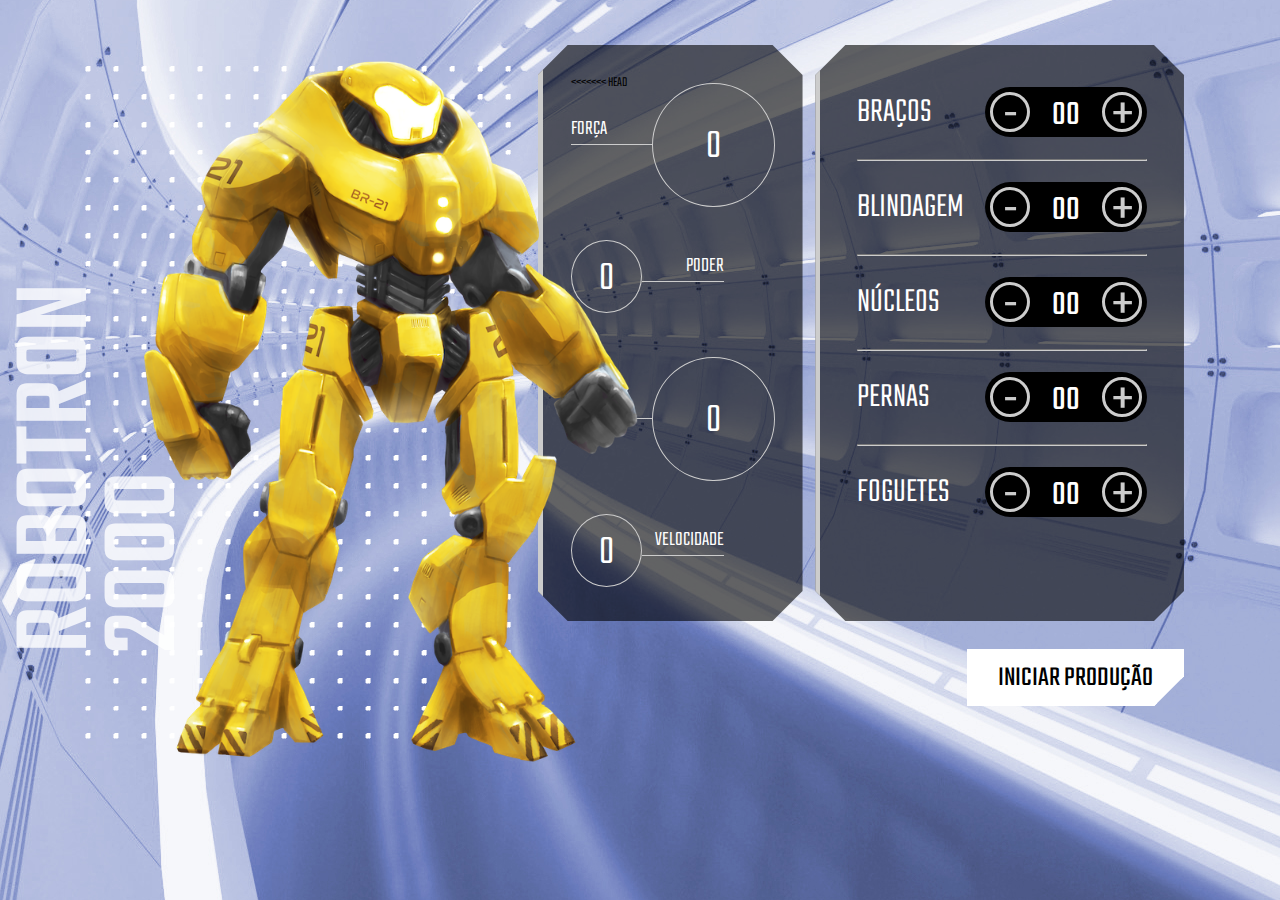
<file: index.html>
<!DOCTYPE html>
<html lang="en">
  <head>
    <meta charset="UTF-8" />
    <meta http-equiv="X-UA-Compatible" content="IE=edge" />
    <meta name="viewport" content="width=device-width, initial-scale=1.0" />
    <link rel="shortcut icon" type="image/jpg" href="img/favicon.ico" />
    <title>Robotron 2000</title>

    <link rel="stylesheet" href="css/style.css" />
    <link rel="preconnect" href="https://fonts.googleapis.com" />
    <link rel="preconnect" href="https://fonts.gstatic.com" crossorigin />
    <link
      href="https://fonts.googleapis.com/css2?family=Teko:wght@300;500&display=swap"
      rel="stylesheet"
    />
  </head>
  <body>
    <main>
      <section class="robotron">
        <img
          class="robo"
          src="img/Robotron 2000 - Amarelo.png"
          alt="Robotron"
        />
        <figcaption class="titulo">ROBOTRON <br />2000</figcaption>
      </section>

      <section class="box estatisticas">
        <<<<<<< HEAD
        <div class="estatistica">
          <p class="estatistica-titulo">Força</p>
          <div class="estatistica-valor">
            <p class="estatistica-numero" data-estatistica="forca">0</p>
          </div>
        </div>
        <div class="estatistica">
          <p class="estatistica-titulo">Poder</p>
          <div class="estatistica-valor">
            <p class="estatistica-numero" data-estatistica="poder">0</p>
          </div>
        </div>
        <div class="estatistica">
          <p class="estatistica-titulo">Energia</p>
          <div class="estatistica-valor">
            <p class="estatistica-numero" data-estatistica="energia">0</p>
          </div>
        </div>
        <div class="estatistica">
          <p class="estatistica-titulo">Velocidade</p>
          <div class="estatistica-valor">
            <p class="estatistica-numero" data-estatistica="velocidade">0</p>
          </div>
        </div>
      </section>

      <section class="equipamentos">
        <form action="" class="montador">
          <div class="box montador-conteudo">
            <div class="peca">
              <label for="" class="peca-titulo">Braços</label>
              <div class="controle">
                <buttom
                  class="controle-ajuste"
                  data-controle="-"
                  data-peca="bracos"
                  >-</buttom
                >
                <input
                  type="text"
                  class="controle-contador"
                  value="00"
                  data-contador
                />
                <buttom
                  class="controle-ajuste"
                  data-controle="+"
                  data-peca="bracos"
                  >+</buttom
                >
              </div>
            </div>
            <hr class="linha" />
            <div class="peca">
              <label for="" class="peca-titulo">Blindagem</label>
              <div class="controle">
                <buttom
                  class="controle-ajuste"
                  data-controle="-"
                  data-peca="blindagem"
                  >-</buttom
                >
                <input
                  type="text"
                  class="controle-contador"
                  value="00"
                  data-contador
                />
                <buttom
                  class="controle-ajuste"
                  data-controle="+"
                  data-peca="blindagem"
                  >+</buttom
                >
              </div>
            </div>
            <hr class="linha" />
            <div class="peca">
              <label for="" class="peca-titulo">Núcleos</label>
              <div class="controle">
                <buttom
                  class="controle-ajuste"
                  data-controle="-"
                  data-peca="nucleos"
                  >-</buttom
                >
                <input
                  type="text"
                  class="controle-contador"
                  value="00"
                  data-contador
                />
                <buttom
                  class="controle-ajuste"
                  data-controle="+"
                  data-peca="nucleos"
                  >+</buttom
                >
              </div>
            </div>
            <hr class="linha" />
            <div class="peca">
              <label for="" class="peca-titulo">Pernas</label>
              <div class="controle">
                <buttom
                  class="controle-ajuste"
                  data-controle="-"
                  data-peca="pernas"
                  >-</buttom
                >
                <input
                  type="text"
                  class="controle-contador"
                  value="00"
                  data-contador
                />
                <buttom
                  class="controle-ajuste"
                  data-controle="+"
                  data-peca="pernas"
                  >+</buttom
                >
              </div>
            </div>
            <hr class="linha" />
            <div class="peca">
              <label for="" class="peca-titulo">Foguetes</label>
              <div class="controle">
                <buttom
                  class="controle-ajuste"
                  data-controle="-"
                  data-peca="foguetes"
                  >-</buttom
                >
                <input
                  type="text"
                  class="controle-contador"
                  value="00"
                  data-contador
                />
                <buttom
                  class="controle-ajuste"
                  data-controle="+"
                  data-peca="foguetes"
                  >+</buttom
                >
              </div>
            </div>
          </div>
          <input
            type="submit"
            value="Iniciar produção"
            class="producao"
            id="producao"
          />
        </form>
      </section>
    </main>

    <script src="js/main.js"></script>
  </body>
</html>
</file>
<file: css/style.css>
:root {
  --main-cinza: #cccccc;
  --main-branco: #ffffff;
  --main-preto: #000000;
}

* {
  box-sizing: border-box;
}

body {
  background: url(../img/fundo.jpg);
  background-position: center center;
  background-size: cover cover;
  padding: 0;
  margin: 0;
  font-weight: 300;
}

body,
input {
  font-family: "Teko", sans-serif;
}

main {
  width: 80vw;
  height: 80vh;
  margin: 10vh 8vw 10vh 12vw;
  display: flex;
  gap: 1vw;
}

.robotron {
  background: url(../img/estrutura.png) no-repeat;
  background-position: center center;
  margin: 0;
  flex-basis: 40%;
  position: relative;
}

.robo {
  height: 110%;
  z-index: 1;
  position: absolute;
  left: -20%;
  top: -5%;
}

.titulo {
  transform: rotate(180deg);
  font-weight: 500;
  font-size: 110px;
  position: absolute;
  bottom: 7rem;
  left: -3rem;
  line-height: 0.8;
  writing-mode: vertical-rl;
  text-orientation: mixed;
  color: rgba(255, 255, 255, 0.8);
}

.box {
  background: rgba(0, 0, 0, 0.6);
  clip-path: polygon(
    calc(100% - 30px) 0,
    100% 30px,
    100% calc(100% - 30px),
    calc(100% - 30px) 100%,
    30px 100%,
    0 calc(100% - 30px),
    0 30px,
    30px 0
  );
  border-left: 5px solid var(--main-cinza);
  height: 80%;
}

/****************************** Equipamentos *****/

.equipamentos {
  flex-basis: 32%;
}

.montador {
  height: 100%;
}

.montador-conteudo {
  padding: 2em 10%;
}

.peca {
  padding: 1em 0;
}

.peca-titulo {
  color: var(--main-branco);
  text-transform: uppercase;
  font-size: 2.5em;
}

.controle {
  background: var(--main-preto);
  border-radius: 25px;
  float: right;
  display: inline-flex;
  padding: 5px;
  align-items: center;
  align-self: flex-end;
}

.controle-contador {
  width: 40px;
  height: 35px;
  background: none;
  border: 0;
  margin: 0 1rem;
  color: var(--main-branco);
  text-align: center;
  font-size: 2.5em;
  display: inline-flex;
  align-items: center;
  padding-top: 8px;
}

.controle-ajuste {
  display: inline-block;
  width: 40px;
  height: 40px;
  line-height: 44px;
  border-radius: 50%;
  color: var(--main-cinza);
  font-size: 4em;
  background: var(--main-preto);
  text-align: center;
  border: 3px solid var(--main-cinza);
  cursor: pointer;
}

.linha {
  border-color: var(--main-cinza);
}

.producao {
  margin-top: 1em;
  font-size: 2em;
  text-transform: uppercase;
  padding: 0.2em 1em;
  float: right;
  border: 3px solid var(--main-branco);
  background: var(--main-branco);
  clip-path: polygon(
    100% 0,
    100% calc(100% - 30px),
    calc(100% - 30px) 100%,
    0 100%,
    0 0
  );
  cursor: pointer;
}

.producao:hover {
  background: var(--main-preto);
  color: var(--main-branco);
}

/****************************** Estatísticas *****/
.estatisticas {
  flex-basis: 23%;
  padding: 2em 2em 0;
}

.estatistica {
  color: var(--main-branco);
  display: flex;
  align-items: flex-start;
  height: 25%;
}

.estatistica-titulo {
  font-size: 1.5em;
  border-bottom: 1px solid var(--main-cinza);
  flex-basis: 40%;
  text-transform: uppercase;
  order: 1;
}

.estatistica-valor {
  flex-basis: 60%;
  position: relative;
  margin: 10px 0 0;
  order: 2;
  margin: -10px 0 0;
}

.estatistica-valor::after {
  content: "";
  display: block;
  padding-bottom: 100%;
  border: 1px solid var(--main-cinza);
  border-radius: 50%;
}

.estatistica-numero {
  position: absolute;
  top: 50%;
  transform: translateY(-46%);
  width: 100%;
  line-height: 100%;
  text-align: center;
  font-size: 3em;
  margin: 0;
}

.estatistica:nth-child(2n) .estatistica-titulo {
  order: 2;
  text-align: right;
}

.estatistica:nth-child(2n) .estatistica-valor {
  order: 1;
  flex-basis: 35%;
  margin: 10px 0 0;
}

@media screen and (max-width: 1600px) {
  body {
    font-size: 14px;
  }
  main {
    width: 90vw;
    height: 80vh;
    margin: 5vh auto;
  }
}

@media screen and (max-width: 1200px) {
  body {
    font-size: 13px;
  }

  main {
    width: 96vw;
    height: 80vh;
    margin: 10vh auto;
  }
}
</file>
